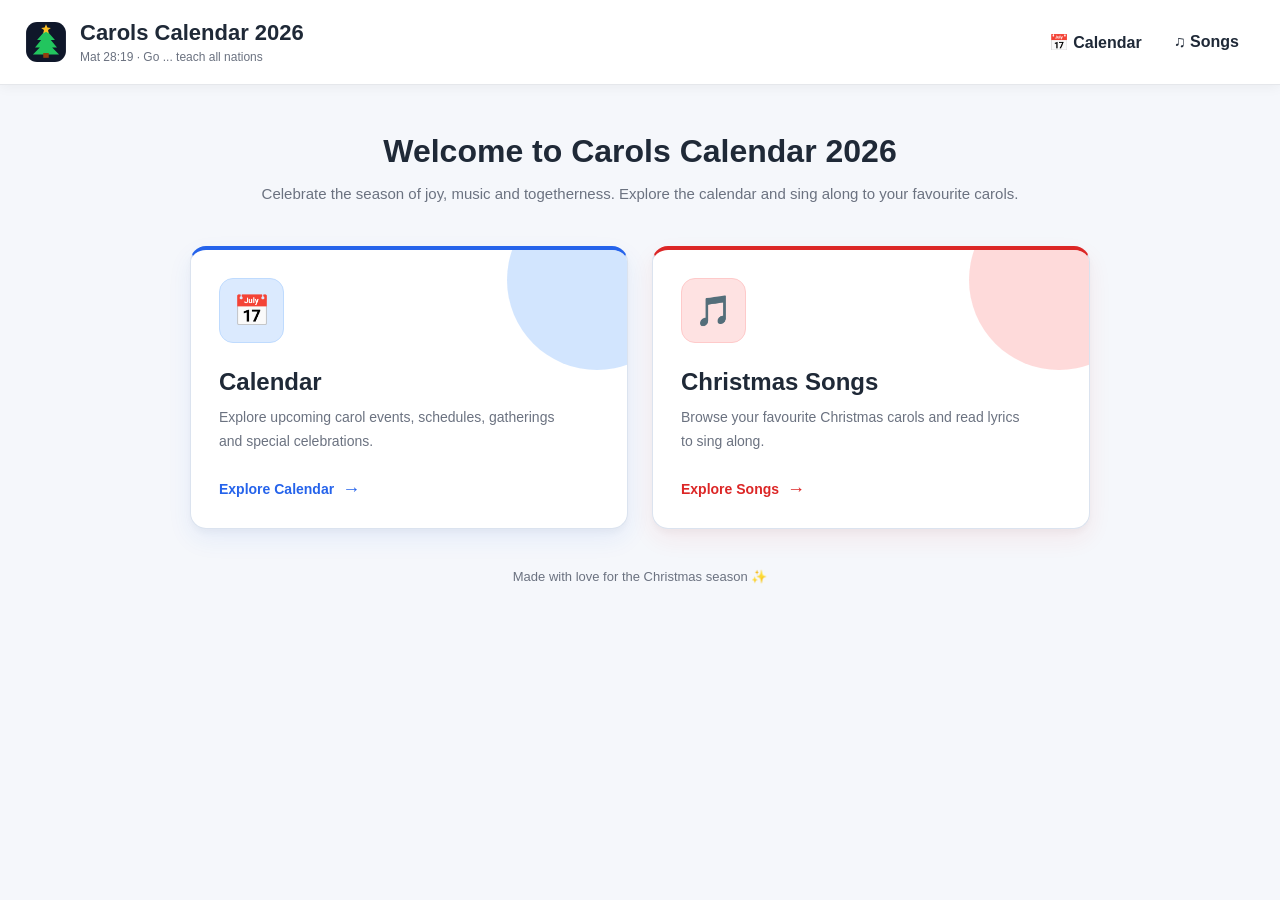
<file: index.html>
<!DOCTYPE html>
<html lang="en">
<head>
    <meta charset="UTF-8">
    <meta name="viewport" content="width=device-width, initial-scale=1.0">
    <title>Carols Calendar 2026</title>

    <link rel="preconnect" href="https://fonts.googleapis.com">
    <link rel="preconnect" href="https://fonts.gstatic.com" crossorigin>
    <link href="https://fonts.googleapis.com/css2?family=DM+Sans:wght@400;500;600;700&family=Playfair+Display:wght@500;600;700&display=swap" rel="stylesheet">

    <style>

        /* ==============================
           HOME PAGE
        ================================ */

        .home-page {
            text-align: center;
            padding: 0px 20px 60px;
        }

        .home-heading {
            margin-bottom: 40px;
        }

        .home-heading h2 {
            font-size: 32px;
            color: var(--text);
            margin: 0 0 12px;
        }

        .home-heading h2 span {
            color: var(--primary);
        }

        .home-heading p {
            color: var(--muted);
            font-size: 15px;
            line-height: 1.6;
            margin: 0;
        }

        /* Card container */

        .home-cards {
            display: grid;
            grid-template-columns: repeat(2, minmax(0, 1fr));
            gap: 24px;
            max-width: 900px;
            margin: 0 auto;
        }

        /* Individual cards */

        .home-card {
    position: relative;
    display: flex;
    flex-direction: column;
    justify-content: space-between;
    text-align: left;
    min-height: 280px;
    padding: 28px;

    /* Stronger card appearance */
    background: #ffffff;
    border: 1px solid #dbe3ef;
    border-top: 4px solid var(--primary);
    border-radius: 16px;

    /* More visible shadow */
    box-shadow:
        0 4px 6px rgba(0, 0, 0, 0.03),
        0 10px 25px rgba(37, 99, 235, 0.08);

    text-decoration: none;
    color: var(--text);
    overflow: hidden;

    transition: transform 0.25s ease,
                box-shadow 0.25s ease,
                border-color 0.25s ease;
}

        .home-card:hover {
    transform: translateY(-6px);

    box-shadow:
        0 8px 15px rgba(0, 0, 0, 0.05),
        0 18px 35px rgba(37, 99, 235, 0.15);

    border-color: #bfdbfe;
}

        /* Decorative background circle */

        .home-card::before {
            content: "";
            position: absolute;
            width: 180px;
            height: 180px;
            border-radius: 50%;
            right: -60px;
            top: -60px;
            background: var(--primary-light);
            opacity: 0.7;
            transition: transform 0.3s ease;
        }

        .home-card:hover::before {
            transform: scale(1.2);
        }

        /* Card content */

        .home-card-content {
            position: relative;
            z-index: 1;
        }

        .home-card-icon {
            width: 65px;
            height: 65px;
            display: flex;
            align-items: center;
            justify-content: center;
            font-size: 30px;
            border-radius: 14px;
            background: var(--primary-light);
            margin-bottom: 25px;
        }

        .home-card h3 {
            font-size: 24px;
            margin: 0 0 10px;
            color: var(--text);
        }

        .home-card p {
            color: var(--muted);
            font-size: 14px;
            line-height: 1.7;
            margin: 0;
            max-width: 350px;
        }

        /* Card footer */

        .home-card-footer {
            position: relative;
            z-index: 1;
            margin-top: 25px;
        }

        .home-card-link {
            display: inline-flex;
            align-items: center;
            gap: 8px;
            color: var(--primary);
            font-size: 14px;
            font-weight: 600;
            transition: gap 0.2s ease;
        }

        .home-card:hover .home-card-link {
            gap: 13px;
        }

        .home-card-link span {
            font-size: 18px;
        }

        /* Calendar card */

        .home-card.calendar-card .home-card-icon {
            background: #eff6ff;
        }

        .home-card.calendar-card::before {
            background: #dbeafe;
        }

        /* Songs card */

        .home-card.songs-card .home-card-icon {
            background: #fef2f2;
        }

        .home-card.songs-card::before {
            background: #fee2e2;
        }

        /* Optional footer */

        .home-footer {
            text-align: center;
            margin-top: 40px;
            color: var(--muted);
            font-size: 13px;
        }

        /* Calendar card - Blue theme */

.home-card.calendar-card {
    border-top-color: #2563eb;
}

.home-card.calendar-card::before {
    background: #bfdbfe;
}

.home-card.calendar-card .home-card-icon {
    background: #dbeafe;
    border: 1px solid #bfdbfe;
}


/* Songs card - Red festive theme */

.home-card.songs-card {
    border-top-color: #dc2626;

    box-shadow:
        0 4px 6px rgba(0, 0, 0, 0.03),
        0 10px 25px rgba(220, 38, 38, 0.07);
}

.home-card.songs-card::before {
    background: #fecaca;
}

.home-card.songs-card .home-card-icon {
    background: #fee2e2;
    border: 1px solid #fecaca;
}

.home-card.songs-card .home-card-link {
    color: #dc2626;
}

.home-card.songs-card:hover {
    border-color: #fca5a5;

    box-shadow:
        0 8px 15px rgba(0, 0, 0, 0.05),
        0 18px 35px rgba(220, 38, 38, 0.12);
}



        /* Responsive */

        @media (max-width: 700px) {

            .home-page {
                padding: 0px 5px 40px;
            }

            .home-heading {
                margin-bottom: 28px;
            }

            .home-heading h2 {
                font-size: 26px;
            }

            .home-heading p {
                font-size: 14px;
            }

            .home-cards {
                grid-template-columns: 1fr;
                gap: 16px;
            }

            .home-card {
                min-height: 230px;
                padding: 22px;
                border-radius: 12px;
            }

            .home-card-icon {
                width: 55px;
                height: 55px;
                font-size: 26px;
                margin-bottom: 20px;
            }

            .home-card h3 {
                font-size: 21px;
            }

            .home-card p {
                font-size: 13px;
            }

            .home-card-footer {
                margin-top: 20px;
            }

            .home-footer {
                margin-top: 30px;
            }
            .home-cards {
                grid-template-columns: 1fr;
                gap: 18px;
                justify-items: center;
            }

            .home-card {
                width: 90%;
                padding: 22px;
                border-radius: 14px;
            }
        }

        @media (max-width: 400px) {

            .home-card {
                padding: 18px;
            }

            .home-heading h2 {
                font-size: 23px;
            }
        }

    </style>
    <link rel="stylesheet" href="styles.css">
</head>

<body>

<div class="background-decoration">
    <div class="glow glow-one"></div>
    <div class="glow glow-two"></div>
</div>
<div class="app">
<header class="header">
    <div class="brand">
        <svg class="brand-logo" viewBox="0 0 64 64" role="img" aria-label="Carols Calendar logo">
            <rect x="3" y="3" width="58" height="58" rx="16" fill="#0f172a"/>
            <path d="M32 14 L19 29 H25 L16 40 H23 L13 50 H51 L41 40 H48 L39 29 H45 Z" fill="#22c55e"/>
            <rect x="28" y="48" width="8" height="7" fill="#92400e"/>
            <path d="M32 6 l2 5 5 .5-4 3 1 5-4-2.5-4 2.5 1-5-4-3 5-.5z" fill="#fbbf24"/>
        </svg>
        <div class="brand-text"><h1>Carols Calendar 2026</h1>
            <p>Mat 28:19 · Go ... teach all nations</p></div>
    </div>
    <div class="header-actions">
        <nav class="page-nav" aria-label="Main navigation"><a class="page-link" href="calendar.html">📅 Calendar</a><a
                class="page-link" href="songs.html">♫ Songs</a></nav>
    </div>
</header>
</div>

<div class="home-page">
    <div class="home-heading">
        <h2>Welcome to Carols Calendar 2026</h2>
        <p>
            Celebrate the season of joy, music and togetherness.
            Explore the calendar and sing along to your favourite carols.
        </p>
    </div>

    <div class="home-cards">

        <!-- Calendar Card -->
        <a href="calendar.html" class="home-card calendar-card">

            <div class="home-card-content">
                <div class="home-card-icon">📅</div>

                <h3>Calendar</h3>

                <p>
                    Explore upcoming carol events, schedules,
                    gatherings and special celebrations.
                </p>
            </div>

            <div class="home-card-footer">
                <div class="home-card-link">
                    Explore Calendar <span>→</span>
                </div>
            </div>

        </a>

        <!-- Songs Card -->
        <a href="songs.html" class="home-card songs-card">

            <div class="home-card-content">
                <div class="home-card-icon">🎵</div>

                <h3>Christmas Songs</h3>

                <p>
                    Browse your favourite Christmas carols
                    and read lyrics to sing along.
                </p>
            </div>

            <div class="home-card-footer">
                <div class="home-card-link">
                    Explore Songs <span>→</span>
                </div>
            </div>

        </a>

    </div>

    <div class="home-footer">
        Made with love for the Christmas season ✨
    </div>

</div>

<script>
    // Add a subtle entrance animation to the cards

    document.addEventListener("DOMContentLoaded", function () {

        const cards = document.querySelectorAll(".card");

        cards.forEach((card, index) => {

            card.style.opacity = "0";
            card.style.transform = "translateY(20px)";

            setTimeout(() => {
                card.style.transition =
                    "opacity 0.6s ease, transform 0.6s ease";

                card.style.opacity = "1";
                card.style.transform = "translateY(0)";
            }, 150 + (index * 200));

        });

    });
</script>

</body>
</html>
</file>
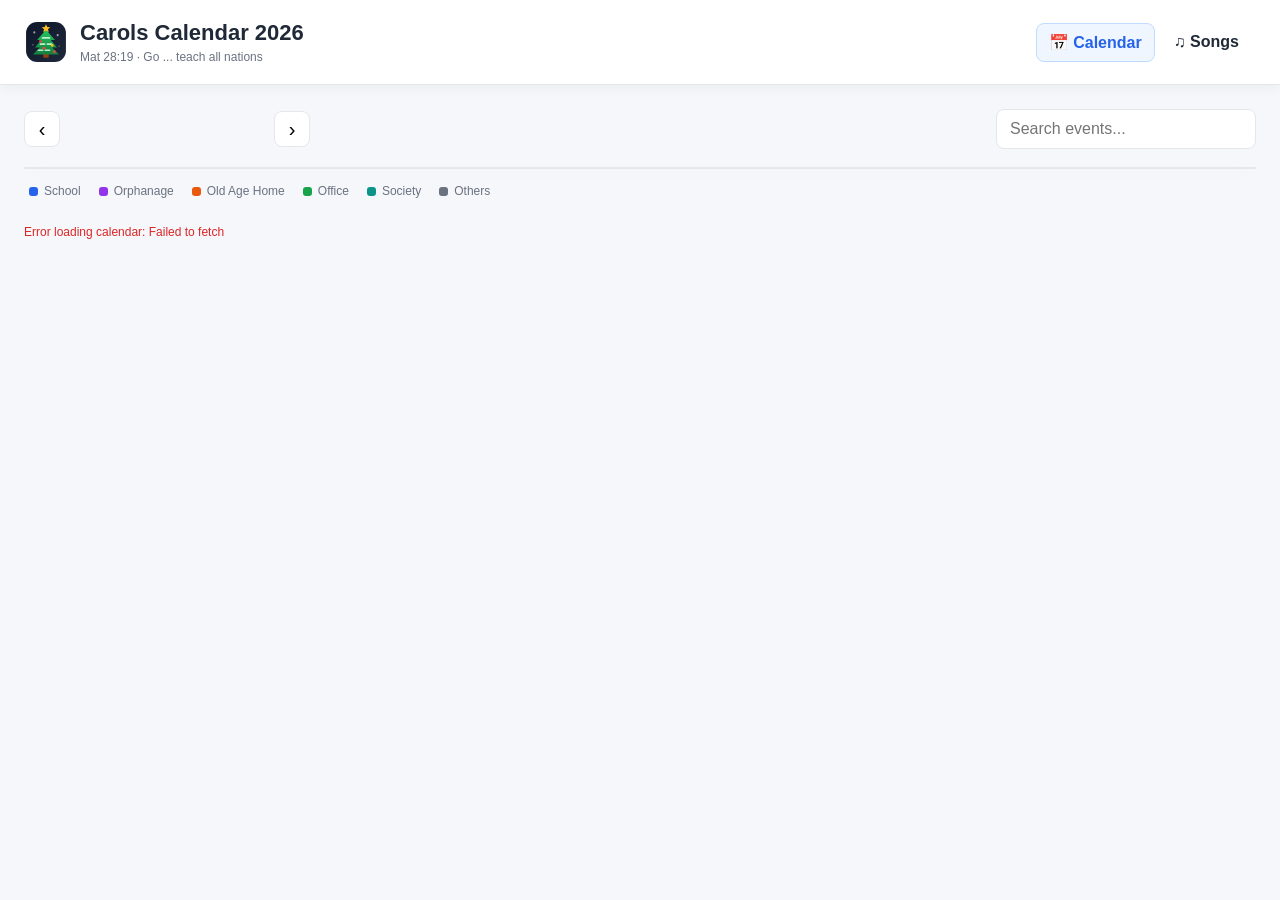
<file: calendar.html>
<!DOCTYPE html>
<html lang="en">
<head>
    <meta charset="UTF-8">
    <meta name="viewport" content="width=device-width, initial-scale=1.0">
    <title>Carols Calendar 2026</title>
    <link rel="stylesheet" href="styles.css">
    <style>
        .blink {
            animation: blinkFade 2s ease-in-out 5 forwards;
          }
        
          @keyframes blinkFade {
            0% {
              opacity: 1;
            }
            50% {
              opacity: 0;
            }
            100% {
              opacity: 0; /* Ends invisible so 'forwards' keeps it hidden */
                display: none;
            }
          }
    </style>
</head>
<body>
<div class="app">
    <header class="header">
        <div class="brand">
            <svg class="brand-logo" viewBox="0 0 64 64" role="img" aria-label="Carols Calendar logo">
                <defs>
                    <linearGradient id="bgGradient" x1="0" y1="0" x2="1" y2="1">
                        <stop offset="0%" stop-color="#0f172a"/>
                        <stop offset="100%" stop-color="#1e293b"/>
                    </linearGradient>
                    <linearGradient id="treeGradient" x1="0" y1="0" x2="0" y2="1">
                        <stop offset="0%" stop-color="#22c55e"/>
                        <stop offset="100%" stop-color="#15803d"/>
                    </linearGradient>
                </defs>
                <rect x="3" y="3" width="58" height="58" rx="16" fill="url(#bgGradient)"/>
                <circle cx="15" cy="18" r="1.5" fill="#fff" opacity=".6"/>
                <circle cx="49" cy="22" r="1.5" fill="#fff" opacity=".6"/>
                <circle cx="13" cy="36" r="1" fill="#fff" opacity=".4"/>
                <circle cx="51" cy="38" r="1" fill="#fff" opacity=".4"/>
                <rect x="28" y="48" width="8" height="7" rx="1.5" fill="#92400e"/>
                <path d="M32 14 L19 29 H25 L16 40 H23 L13 50 H51 L41 40 H48 L39 29 H45 Z" fill="url(#treeGradient)"/>
                <path d="M27 26 h10 M24 35 h6 m4 0 h6 M21 44 h6 m4 0 h6" stroke="#dcfce7" stroke-width="2.5"
                      stroke-linecap="round" opacity=".85"/>
                <circle cx="24" cy="31" r="2" fill="#ef4444"/>
                <circle cx="41" cy="37" r="2" fill="#fbbf24"/>
                <circle cx="29" cy="41" r="2" fill="#ef4444"/>
                <circle cx="44" cy="46" r="2" fill="#ef4444"/>
                <path d="M32 6 l1.8 4.1 4.4.4-3.3 2.9 1 4.3-3.9-2.3-3.9 2.3 1-4.3-3.3-2.9 4.4-.4z" fill="#fbbf24"/>
            </svg>
            <div class="brand-text"><h1>Carols Calendar 2026</h1>
                <p>Mat 28:19 · Go ... teach all nations</p></div>
        </div>
        <div class="header-actions">
            <nav class="page-nav" aria-label="Main navigation"><a class="page-link active" href="index.html">📅
                Calendar</a><a class="page-link" href="songs.html">♫ Songs</a></nav>
        </div>
    </header>
    <section class="toolbar">
        <div class="month-navigation">
            <button class="nav-btn" onclick="changeMonth(-1)" aria-label="Previous month">‹</button>
            <h2 id="monthTitle"></h2>
            <button class="nav-btn" onclick="changeMonth(1)" aria-label="Next month">›</button>
        </div>
        <input type="search" id="searchInput" class="search-box" placeholder="Search events..."
               oninput="renderCalendar()"></section>
    <h4 style="text-align: center; color: #2c8fe6" class="blink">Click on event for more details</h4>
    <div class="calendar-container">
        <div class="calendar-grid" id="calendarGrid"></div>
    </div>
    <div class="legend">
        <div class="legend-item"><span class="legend-dot" style="background:#2563eb"></span>School</div>
        <div class="legend-item"><span class="legend-dot" style="background:#9333ea"></span>Orphanage</div>
        <div class="legend-item"><span class="legend-dot" style="background:#ea580c"></span>Old Age Home</div>
        <div class="legend-item"><span class="legend-dot" style="background:#16a34a"></span>Office</div>
        <div class="legend-item"><span class="legend-dot" style="background:#0d9488"></span>Society</div>
        <div class="legend-item"><span class="legend-dot" style="background:#6b7280"></span>Others</div>
    </div>
    <div id="status" class="status">Connecting to calendar...</div>
</div>
<div class="modal-backdrop" id="modalBackdrop">
    <div class="modal">
        <div class="modal-header"><h2 id="modalTitle">Add Event</h2>
            <button class="close-btn" onclick="closeModal()">×</button>
        </div>
        <form id="eventForm"><input type="hidden" id="eventId">
            <div class="form-group"><label for="eventName">Event Title *</label><input type="text" id="eventName"
                                                                                       required maxlength="120"
                                                                                       placeholder="Enter event title">
            </div>
            <div class="form-group"><label for="eventDate">Date *</label><input type="date" id="eventDate" required>
            </div>
            <div class="form-row">
                <div class="form-group"><label for="startTime">Start Time</label><input type="time" id="startTime">
                </div>
                <div class="form-group"><label for="endTime">End Time</label><input type="time" id="endTime"></div>
            </div>
            <div class="form-group"><label for="eventCategory">Category</label><select id="eventCategory">
                <option value="school">School</option>
                <option value="orphanage">Orphanage</option>
                <option value="oldagehome">Old Age Home</option>
                <option value="office">Office</option>
                <option value="society">Society</option>
                <option value="other">Others</option>
            </select></div>
            <div class="form-group"><label for="eventDescription">Description</label><textarea id="eventDescription"
                                                                                               maxlength="2000"
                                                                                               placeholder="Additional details..."></textarea>
            </div>
            <div class="modal-actions">
                <button type="button" id="deleteBtn" class="btn btn-danger" onclick="deleteEvent()"
                        style="display:none">Delete
                </button>
                <div class="modal-actions-right">
                    <button type="button" class="btn" onclick="closeModal()">Cancel</button>
                    <button type="submit" id="saveBtn" class="btn btn-primary">Save Event</button>
                </div>
            </div>
        </form>
    </div>
</div>
<script src="calendar.js"></script>
</body>
</html>
</file>
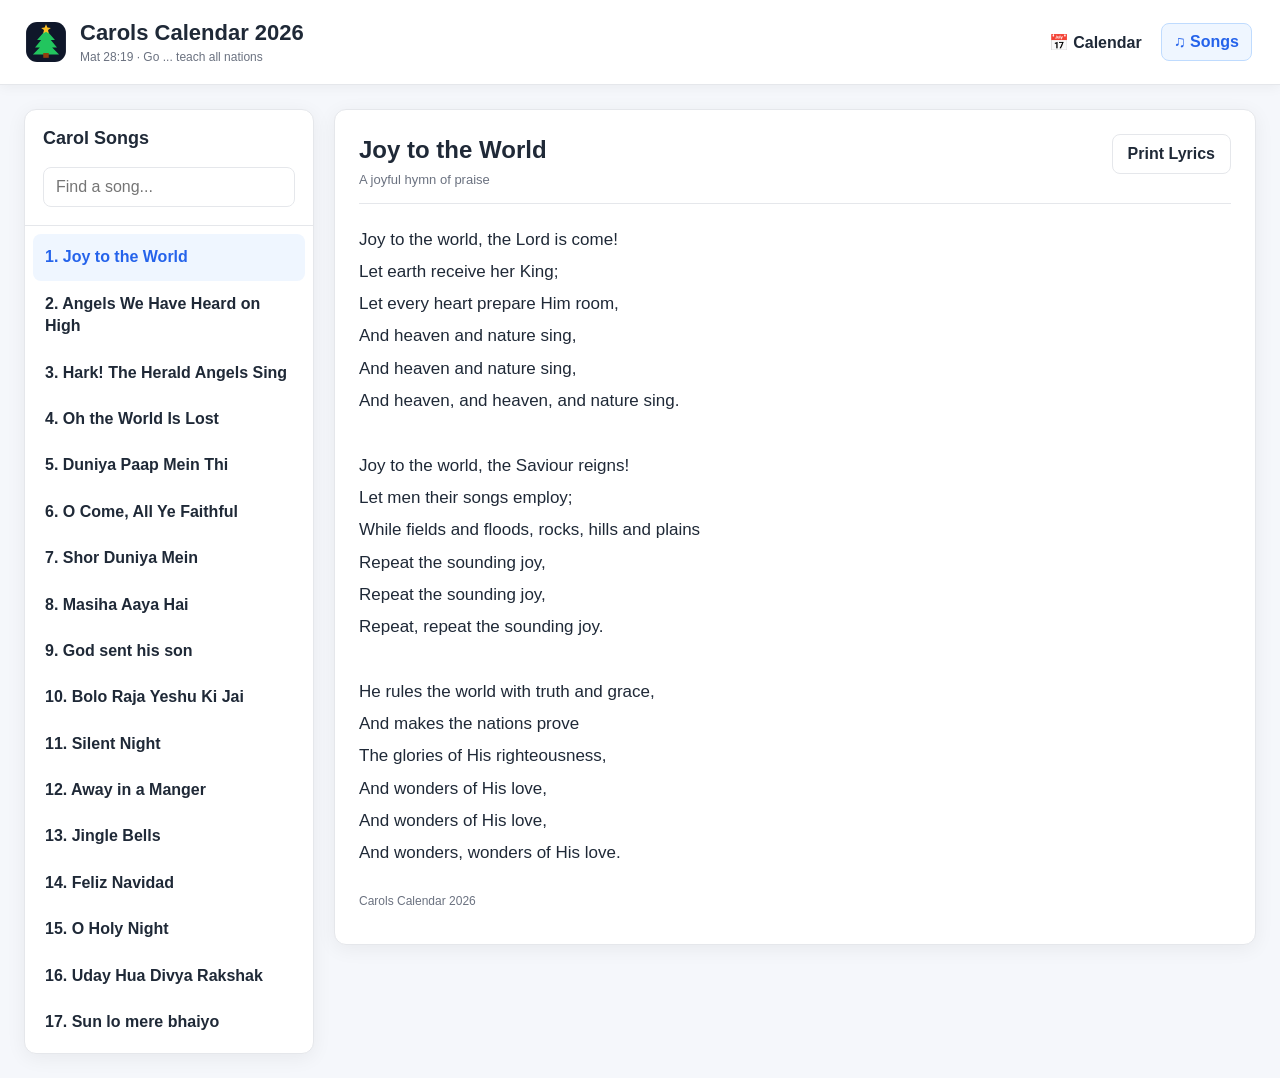
<file: songs.html>
<!DOCTYPE html>
<html lang="en">
<head>
    <meta charset="UTF-8">
    <meta name="viewport" content="width=device-width, initial-scale=1.0">
    <title>Carol Songs | Carols Calendar 2026</title>
    <link rel="stylesheet" href="styles.css">
</head>
<body>
<div class="app">
    <header class="header">
        <div class="brand">
            <svg class="brand-logo" viewBox="0 0 64 64" role="img" aria-label="Carols Calendar logo">
                <rect x="3" y="3" width="58" height="58" rx="16" fill="#0f172a"/>
                <path d="M32 14 L19 29 H25 L16 40 H23 L13 50 H51 L41 40 H48 L39 29 H45 Z" fill="#22c55e"/>
                <rect x="28" y="48" width="8" height="7" fill="#92400e"/>
                <path d="M32 6 l2 5 5 .5-4 3 1 5-4-2.5-4 2.5 1-5-4-3 5-.5z" fill="#fbbf24"/>
            </svg>
            <div class="brand-text"><h1>Carols Calendar 2026</h1>
                <p>Mat 28:19 · Go ... teach all nations</p></div>
        </div>
        <div class="header-actions">
            <nav class="page-nav" aria-label="Main navigation"><a class="page-link" href="calendar.html">📅 Calendar</a><a
                    class="page-link active" href="songs.html">♫ Songs</a></nav>
        </div>
    </header>
    <main class="songs-layout">
        <aside class="song-panel">
            <div class="song-panel-header"><h2>Carol Songs</h2>
                <input class="song-search" id="songSearch" type="search" placeholder="Find a song..." aria-label="Search songs">
            </div>
            <div class="song-list" id="songList"></div>
        </aside>
        <section class="lyrics-panel">
            <div class="lyrics-panel-inner" id="lyricsPanel">
                <div class="lyrics-placeholder">
                    <div class="icon">🎵</div>
                    <h2>Choose a song</h2>
                    <p>Select a carol from the list to display its lyrics here.</p></div>
            </div>
        </section>
    </main>
</div>
<script src="songs.js"></script>
</body>
</html>
</file>
<file: styles.css>
:root {
  --primary: #2563eb;
  --primary-light: #eff6ff;
  --bg: #f5f7fb;
  --surface: #fff;
  --border: #e5e7eb;
  --text: #1f2937;
  --muted: #6b7280;
  --danger: #dc2626;
  --shadow: 0 4px 20px rgba(0, 0, 0, 0.06);
}
* {
  box-sizing: border-box;
}
body {
  margin: 0;
  font-family: Arial, Helvetica, sans-serif;
  background: var(--bg);
  color: var(--text);
}
button,
input,
select,
textarea {
  font: inherit;
}
button {
  cursor: pointer;
}
.app {
  max-width: 1450px;
  margin: auto;
  padding: 24px;
}
.header {
  position: sticky;
  top: 0;
  z-index: 1000;
  display: flex;
  justify-content: space-between;
  align-items: center;
  gap: 16px;
  margin: -24px -24px 24px;
  padding: 20px 24px;
  background: rgba(255, 255, 255, 0.96);
  border-bottom: 1px solid var(--border);
  box-shadow: 0 2px 12px rgba(0, 0, 0, 0.05);
  backdrop-filter: blur(10px);
}
.brand {
  display: flex;
  align-items: center;
  gap: 12px;
  min-width: 0;
}
.brand-logo {
  width: 44px;
  height: 44px;
  flex: 0 0 44px;
  display: block;
}
.brand-text h1 {
  margin: 0;
  font-size: 22px;
  line-height: 1.2;
  white-space: nowrap;
}
.brand-text p {
  color: var(--muted);
  margin: 4px 0 0;
  font-size: 12px;
}
.header-actions {
  display: flex;
  gap: 9px;
  flex-wrap: wrap;
  justify-content: flex-end;
  flex-shrink: 0;
  align-items: center;
}
.page-nav {
  display: flex;
  gap: 6px;
  align-items: center;
  margin-right: 4px;
}
.page-link {
  display: inline-flex;
  align-items: center;
  gap: 6px;
  text-decoration: none;
  color: var(--text);
  font-weight: 600;
  padding: 9px 12px;
  border-radius: 8px;
  border: 1px solid transparent;
}
.page-link:hover {
  background: #f3f4f6;
}
.page-link.active {
  background: var(--primary-light);
  color: var(--primary);
  border-color: #bfdbfe;
}
.btn {
  border: 1px solid var(--border);
  background: white;
  padding: 10px 15px;
  border-radius: 8px;
  color: var(--text);
  font-weight: 600;
}
.btn:hover {
  background: #f3f4f6;
}
.btn-primary {
  background: var(--primary);
  color: white;
  border-color: var(--primary);
}
.btn-primary:hover {
  background: #1d4ed8;
}
.btn-danger {
  color: var(--danger);
  border-color: #fecaca;
}
.toolbar {
  display: flex;
  justify-content: space-between;
  align-items: center;
  flex-wrap: wrap;
  gap: 14px;
  margin-bottom: 18px;
}
.month-navigation {
  display: flex;
  align-items: center;
  gap: 12px;
}
.month-navigation h2 {
  min-width: 190px;
  text-align: center;
  margin: 0;
  font-size: 21px;
}
.nav-btn {
  border: 1px solid var(--border);
  background: white;
  width: 36px;
  height: 36px;
  border-radius: 8px;
  font-size: 20px;
}
.search-box {
  width: 260px;
  max-width: 100%;
  padding: 10px 13px;
  border: 1px solid var(--border);
  border-radius: 8px;
  background: white;
  outline: none;
}
.search-box:focus {
  border-color: var(--primary);
}
.calendar-container {
  background: var(--surface);
  border: 1px solid var(--border);
  border-radius: 12px;
  overflow: hidden;
  box-shadow: var(--shadow);
}
.calendar-grid {
  display: grid;
  grid-template-columns: repeat(7, minmax(0, 1fr));
}
.weekday {
  text-align: center;
  padding: 14px 5px;
  font-size: 12px;
  font-weight: 700;
  color: var(--muted);
  background: #f9fafb;
  border-bottom: 1px solid var(--border);
}
.day {
  min-height: 125px;
  padding: 9px;
  border-right: 1px solid var(--border);
  border-bottom: 1px solid var(--border);
  cursor: pointer;
  transition: background 0.15s;
  min-width: 0;
}
.day:nth-child(7n) {
  border-right: none;
}
.day:hover {
  background: #f8fafc;
}
.day.other-month {
  background: #fafafa;
  color: #b8bdc7;
}
.day.today {
  background: #f0f6ff;
}
.day.selected {
  box-shadow: inset 0 0 0 2px var(--primary);
}
.day-number {
  font-size: 13px;
  font-weight: 700;
  display: inline-flex;
  justify-content: center;
  align-items: center;
  width: 27px;
  height: 27px;
  border-radius: 50%;
  margin-bottom: 5px;
}
.day.today .day-number {
  background: var(--primary);
  color: white;
}
.event {
  padding: 5px 7px;
  border-radius: 5px;
  margin-top: 4px;
  font-size: 11px;
  line-height: 1.4;
  overflow: hidden;
  text-overflow: ellipsis;
  white-space: nowrap;
  cursor: pointer;
  border-left: 3px solid;
}
.event:hover {
  filter: brightness(0.96);
}
.event-time {
  font-weight: 700;
}
.event.school,
.mobile-event.school {
  background: #dbeafe;
  color: #1e40af;
  border-color: #2563eb;
}
.event.orphanage,
.mobile-event.orphanage {
  background: #f3e8ff;
  color: #6b21a8;
  border-color: #9333ea;
}
.event.oldagehome,
.mobile-event.oldagehome {
  background: #ffedd5;
  color: #9a3412;
  border-color: #ea580c;
}
.event.office,
.mobile-event.office {
  background: #dcfce7;
  color: #166534;
  border-color: #16a34a;
}
.event.society,
.mobile-event.society {
  background: #ccfbf1;
  color: #115e59;
  border-color: #0d9488;
}
.event.other,
.mobile-event.other {
  background: #f3f4f6;
  color: #374151;
  border-color: #6b7280;
}
.more-events {
  color: var(--muted);
  font-size: 11px;
  padding: 4px;
}
.legend {
  display: flex;
  flex-wrap: wrap;
  gap: 18px;
  padding: 15px 5px;
  font-size: 12px;
  color: var(--muted);
}
.legend-item {
  display: flex;
  align-items: center;
  gap: 6px;
}
.legend-dot {
  width: 9px;
  height: 9px;
  border-radius: 3px;
}
.status {
  font-size: 12px;
  color: var(--muted);
  margin-top: 12px;
  min-height: 18px;
}
.status.success {
  color: #15803d;
}
.status.error {
  color: var(--danger);
}
.modal-backdrop {
  position: fixed;
  inset: 0;
  background: rgba(15, 23, 42, 0.5);
  display: none;
  justify-content: center;
  align-items: center;
  padding: 16px;
  z-index: 1100;
}
.modal-backdrop.show {
  display: flex;
}
.modal {
  background: white;
  width: 100%;
  max-width: 510px;
  border-radius: 13px;
  padding: 23px;
  box-shadow: 0 15px 50px rgba(0, 0, 0, 0.2);
  max-height: 95vh;
  overflow-y: auto;
}
.modal-header {
  display: flex;
  justify-content: space-between;
  align-items: center;
  margin-bottom: 20px;
}
.modal-header h2 {
  margin: 0;
  font-size: 20px;
}
.close-btn {
  border: none;
  background: none;
  font-size: 25px;
  color: var(--muted);
}
.form-group {
  margin-bottom: 15px;
}
.form-group label {
  display: block;
  font-size: 13px;
  font-weight: 700;
  margin-bottom: 7px;
}
.form-group input,
.form-group select,
.form-group textarea {
  width: 100%;
  padding: 11px;
  border: 1px solid var(--border);
  border-radius: 7px;
  outline: none;
  background: white;
}
.form-group input:focus,
.form-group select:focus,
.form-group textarea:focus {
  border-color: var(--primary);
}
.form-group textarea {
  min-height: 80px;
  resize: vertical;
}
.form-row {
  display: grid;
  grid-template-columns: 1fr 1fr;
  gap: 12px;
}
.modal-actions {
  display: flex;
  justify-content: space-between;
  gap: 10px;
  margin-top: 22px;
}
.modal-actions-right {
  display: flex;
  gap: 8px;
  margin-left: auto;
}
button:disabled {
  opacity: 0.55;
  cursor: not-allowed;
}
.mobile-day-row {
  display: grid;
  grid-template-columns: 66px minmax(0, 1fr);
  gap: 10px;
  padding: 11px 12px;
  border-bottom: 1px solid var(--border);
  background: #fff;
  cursor: pointer;
}
.mobile-day-row:last-child {
  border-bottom: 0;
}
.mobile-day-row.today {
  background: #f0f6ff;
}
.mobile-date {
  display: flex;
  flex-direction: column;
  align-items: center;
  gap: 3px;
}
.mobile-date strong {
  font-size: 18px;
  line-height: 1.2;
}
.mobile-date span {
  color: var(--muted);
  font-size: 11px;
}
.mobile-day-row.today .mobile-date strong {
  color: var(--primary);
}
.mobile-events {
  min-width: 0;
  display: flex;
  flex-direction: column;
  gap: 5px;
}
.mobile-event {
  display: block;
  width: 100%;
  padding: 7px 9px;
  border-radius: 6px;
  border-left: 4px solid;
  font-size: 13px;
  line-height: 1.35;
  white-space: normal;
  overflow-wrap: anywhere;
  cursor: pointer;
}
.mobile-event .event-time {
  margin-right: 5px;
}
.mobile-empty {
  color: #9ca3af;
  font-size: 12px;
  padding: 6px 2px;
}
.mobile-add-hint {
  color: var(--primary);
  font-size: 11px;
  margin-top: 2px;
}
/* Songs page */
.songs-layout {
  display: grid;
  grid-template-columns: 290px minmax(0, 1fr);
  gap: 20px;
  align-items: start;
}
.song-panel,
.lyrics-panel {
  background: white;
  border: 1px solid var(--border);
  border-radius: 12px;
  box-shadow: var(--shadow);
  overflow: hidden;
}
.song-panel-header {
  padding: 18px;
  border-bottom: 1px solid var(--border);
}
.song-panel-header h2 {
  margin: 0 0 6px;
  font-size: 18px;
}
.song-panel-header p {
  margin: 0;
  color: var(--muted);
  font-size: 13px;
}
.song-list {
  padding: 8px;
}
.song-button {
  display: block;
  width: 100%;
  text-align: left;
  border: 0;
  background: transparent;
  padding: 12px;
  border-radius: 8px;
  color: var(--text);
  font-weight: 600;
  line-height: 1.4;
}
.song-button:hover {
  background: #f3f4f6;
}
.song-button.active {
  background: var(--primary-light);
  color: var(--primary);
}
.lyrics-panel-inner {
  padding: 24px;
}
.lyrics-header {
  display: flex;
  justify-content: space-between;
  gap: 12px;
  align-items: flex-start;
  border-bottom: 1px solid var(--border);
  padding-bottom: 16px;
  margin-bottom: 20px;
}
.lyrics-header h2 {
  margin: 0;
  font-size: 24px;
  line-height: 1.3;
}
.lyrics-header .subtitle {
  color: var(--muted);
  margin: 6px 0 0;
  font-size: 13px;
}
.lyrics-text {
  font-size: 17px;
  line-height: 1.9;
  white-space: pre-line;
  max-width: 760px;
}
.lyrics-placeholder {
  padding: 60px 20px;
  text-align: center;
  color: var(--muted);
}
.lyrics-placeholder .icon {
  font-size: 40px;
  margin-bottom: 12px;
}
.lyrics-footer {
  margin-top: 24px;
  color: var(--muted);
  font-size: 12px;
}
.song-search {
  width: 100%;
  padding: 10px 12px;
  border: 1px solid var(--border);
  border-radius: 8px;
  margin-top: 12px;
}
.back-to-songs {
  display: none;
  margin-bottom: 14px;
}
.page-intro {
  margin: 0 0 18px;
  color: var(--muted);
  font-size: 14px;
}
@media (max-width: 850px) {
  .songs-layout {
    grid-template-columns: 250px minmax(0, 1fr);
    gap: 12px;
  }
  .lyrics-panel-inner {
    padding: 18px;
  }
  .lyrics-text {
    font-size: 16px;
  }
}
@media (max-width: 700px) {
  .app {
    padding: 12px;
  }
  .header {
    margin: -12px -12px 18px;
    padding: 15px;
    gap: 8px;
    align-items: center;
  }
  .brand {
    gap: 8px;
  }
  .brand-logo {
    width: 36px;
    height: 36px;
    flex-basis: 36px;
  }
  .brand-text h1 {
    font-size: 16px;
  }
  .brand-text p {
    //display: none;
  }
  .header-actions {
    gap: 5px;
  }
  .page-nav {
    gap: 2px;
    margin: 0;
  }
  .page-link {
    padding: 8px 9px;
    font-size: 13px;
  }
  .header-actions .btn {
    padding: 8px 9px;
    font-size: 12px;
  }
  .toolbar {
    align-items: stretch;
  }
  .search-box {
    width: 100%;
  }
  .month-navigation {
    justify-content: space-between;
    width: 100%;
  }
  .month-navigation h2 {
    min-width: 0;
    font-size: 18px;
  }
  .calendar-container {
    border-radius: 9px;
  }
  .calendar-grid {
    display: block;
    width: 100%;
  }
  .calendar-grid > .weekday {
    display: none;
  }
  .mobile-day-row {
    display: grid;
    width: 100%;
    grid-template-columns: 56px minmax(0, 1fr);
    align-items: start;
    padding: 10px 9px;
  }
  .mobile-events {
    min-width: 0;
    width: 100%;
  }
  .mobile-event {
    font-size: 13px;
    padding: 8px;
  }
  .mobile-date strong {
    font-size: 17px;
  }
  .legend {
    gap: 10px 14px;
    font-size: 11px;
  }
  .form-row {
    grid-template-columns: 1fr;
    gap: 0;
  }
  .songs-layout {
    display: block;
  }
  .song-panel {
    margin-bottom: 12px;
  }
  .song-panel-header {
    padding: 14px;
  }
  .song-list {
    display: flex;
    flex-direction: column;
    max-height: 220px;
    overflow: auto;
  }
  .song-button {
    padding: 10px;
  }
  .lyrics-panel-inner {
    padding: 16px;
  }
  .lyrics-header {
    align-items: center;
  }
  .lyrics-header h2 {
    font-size: 20px;
  }
  .lyrics-text {
    font-size: 15px;
    line-height: 1.8;
  }
  .back-to-songs {
    display: inline-flex;
  }
  .lyrics-placeholder {
    padding: 30px 15px;
  }
}
@media (max-width: 420px) {
  .brand-logo {
    width: 32px;
    height: 32px;
    flex-basis: 32px;
  }
  .brand-text h1 {
    font-size: 14px;
  }
  .page-link {
    padding: 7px 8px;
    font-size: 12px;
  }
  .header-actions .btn {
    padding: 7px 8px;
    font-size: 11px;
  }
  .header {
    padding: 10px 8px;
  }
  .brand {
    gap: 6px;
  }
}
@media print {
  body {
    background: white;
  }
  .header,
  .song-panel,
  .lyrics-header button,
  .back-to-songs {
    display: none !important;
  }
  .app {
    padding: 0;
  }
  .lyrics-panel {
    border: 0;
    box-shadow: none;
  }
  .lyrics-panel-inner {
    padding: 0;
  }
  .lyrics-text {
    font-size: 14pt;
  }
}
</file>
